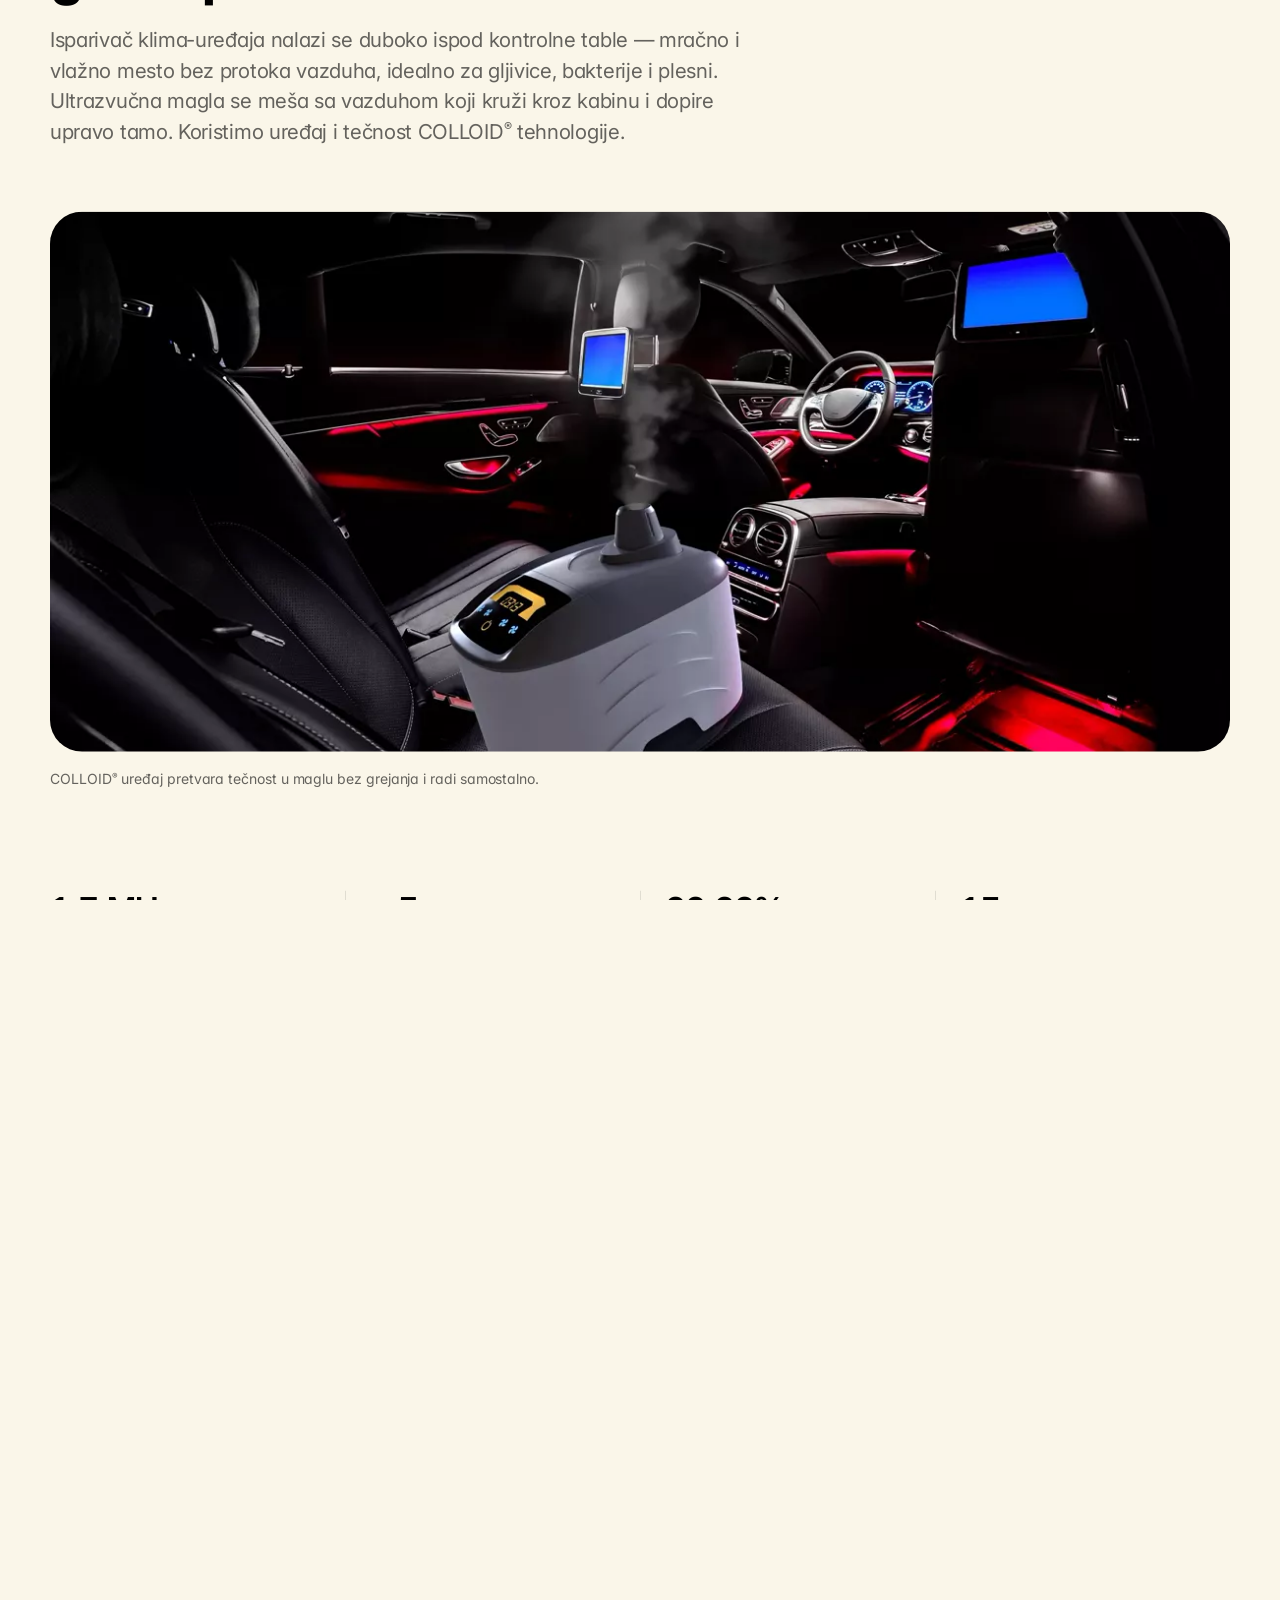
<file: index.html>
<!DOCTYPE html>
<html lang="sr-Latn">
<head>
  <meta charset="UTF-8" />
  <meta name="viewport" content="width=device-width, initial-scale=1, viewport-fit=cover" />
  <title>Hedera Cleaning — Ultrasonična dezinfekcija vozila</title>
  <meta name="description" content="Ultrasonična dezinfekcija kabine, ventilacije i klime na vašoj adresi, na teritoriji Beograda. Tretman traje oko 45 minuta, a vi ne morate biti prisutni. Zakažite termin online." />
  <meta name="theme-color" content="#FAF6E9" />
  <link rel="icon" type="image/svg+xml" href="assets/favicon.svg" />

  <meta property="og:title" content="Hedera Cleaning — Ultrasonična dezinfekcija vozila" />
  <meta property="og:description" content="Dolazimo do vašeg vozila bilo gde na teritoriji Beograda. Tretman traje oko 45 minuta, a vi ne morate biti prisutni." />
  <meta property="og:type" content="website" />

  <link rel="preconnect" href="https://fonts.googleapis.com" />
  <link rel="preconnect" href="https://fonts.gstatic.com" crossorigin />
  <link href="https://fonts.googleapis.com/css2?family=Inter:opsz,wght@14..32,400..700&display=swap" rel="stylesheet" />
  <link rel="preload" as="image" href="assets/video/hero-poster.jpg" fetchpriority="high" />
  <link rel="stylesheet" href="styles.css?v=20260928" />
</head>
<body>

  <header class="nav is-over-hero" id="top">
    <div class="nav__bar">
      <a href="#top" class="nav__logo" aria-label="Hedera Cleaning — na vrh stranice">
        <img class="nav__logo-dark" src="assets/hedera-logo.svg" alt="Hedera Cleaning" width="118" height="30" />
        <img class="nav__logo-light" src="assets/hedera-logo-white.svg" alt="" width="118" height="30" aria-hidden="true" />
      </a>

      <nav class="nav__links" id="navLinks" aria-label="Glavna navigacija">
        <a href="#tehnologija">Tehnologija</a>
        <a href="#vozila">Vozila</a>
        <a href="#postupak">Postupak</a>
        <a href="#priprema">Priprema</a>
        <a href="#pitanja">Pitanja</a>
      </nav>

      <a href="#zakazivanje" class="btn btn--primary btn--small nav__cta">Zakaži</a>

      <button class="nav__toggle" id="navToggle" type="button" aria-label="Meni" aria-expanded="false" aria-controls="navSheet">
        <span></span><span></span>
      </button>
    </div>

    <div class="nav__sheet" id="navSheet">
      <a href="#tehnologija">Tehnologija</a>
      <a href="#vozila">Vozila</a>
      <a href="#postupak">Postupak</a>
      <a href="#priprema">Priprema</a>
      <a href="#pitanja">Pitanja</a>
      <a href="#kontakt">Kontakt</a>
      <a href="#zakazivanje" class="btn btn--primary">Zakaži termin</a>
    </div>
  </header>
  <div class="scrim" id="scrim"></div>

  <div id="smooth-wrapper">
  <div id="smooth-content">
  <main>

    <!-- Hero -->
    <section class="panel hero" id="hero">
      <div class="hero__media" aria-hidden="true">
        <video class="hero__video" id="heroVideo" autoplay muted loop playsinline preload="auto" poster="assets/video/hero-poster.jpg">
          <source src="assets/video/hero-720.mp4" type="video/mp4" media="(max-width: 900px)" />
          <source src="assets/video/hero-1080.mp4" type="video/mp4" />
        </video>
      </div>

      <div class="wrap hero__content">
        <p class="hero__eyebrow">Čist vazduh u vašoj kabini</p>
        <h1 class="display">Ultrasonična dezinfekcija vozila</h1>
        <p class="hero__lead">
          Dezinfekcija enterijera i klima sistema koloidnim srebrom uklanja bakterije, gljivice i neprijatne mirise,
          bez hemije i bez grejanja. Za automobile, kombije, mini buseve i kamione.
        </p>
        <div class="hero__actions">
          <a href="#zakazivanje" class="btn btn--primary">Zakaži termin</a>
          <a href="#tehnologija" class="link-arrow">Kako funkcioniše</a>
        </div>
      </div>
    </section>

    <!-- Tehnologija -->
    <section class="panel section" id="tehnologija">
      <div class="wrap">
        <header class="section__head">
          <p class="kicker">Tehnologija</p>
          <h2 class="headline">Magla koja stiže tamo gde krpa ne može.</h2>
          <p class="section__lead">
            Isparivač klima-uređaja nalazi se duboko ispod kontrolne table — mračno i vlažno mesto bez protoka vazduha,
            idealno za gljivice, bakterije i plesni. Ultrazvučna magla se meša sa vazduhom koji kruži kroz kabinu
            i dopire upravo tamo. Koristimo uređaj i tečnost COLLOID<sup>®</sup> tehnologije.
          </p>
        </header>

        <figure class="media media--wide">
          <div class="photo" data-ratio="3:2" data-shot="COLLOID uređaj u kabini">
            <picture>
              <source type="image/webp" srcset="assets/photos/uredjaj-kabina-1200.webp 1200w, assets/photos/uredjaj-kabina-2000.webp 2000w" sizes="(min-width: 1260px) 1180px, 100vw" />
              <img src="assets/photos/uredjaj-kabina.jpg" width="2000" height="1333" alt="COLLOID uređaj na zadnjem sedištu automobila dok iz cevi izlazi magla" loading="lazy" decoding="async" />
            </picture>
          </div>
          <figcaption>COLLOID<sup>®</sup> uređaj pretvara tečnost u maglu bez grejanja i radi samostalno.</figcaption>
        </figure>

        <dl class="facts facts--specs">
          <div><dt>Frekvencija ultrazvučne ćelije</dt><dd>1,7 MHz</dd></div>
          <div><dt>Prečnik kapi u magli</dt><dd>&lt; 5 µm</dd></div>
          <div><dt>Dokazana efikasnost tečnosti protiv patogena</dt><dd>99,99%</dd></div>
          <div><dt>Koloidno srebro u formulaciji</dt><dd>13 ppm</dd></div>
        </dl>

        <ol class="steps">
          <li>
            <span class="steps__n">1</span>
            <h3>Nebulizacija</h3>
            <p>Piezoelektrični kristal vibrira ultrazvučnom frekvencijom i pretvara tečnost u maglu — bez grejanja.</p>
          </li>
          <li>
            <span class="steps__n">2</span>
            <h3>Cirkulacija</h3>
            <p>Uz upaljeno vozilo i recirkulaciju klime, vazduh kruži u zatvorenom krugu i nosi maglu kroz ventilaciju, do filtera i isparivača.</p>
          </li>
          <li>
            <span class="steps__n">3</span>
            <h3>Dezinfekcija</h3>
            <p>Tečnost neutrališe bakterije, viruse, gljivice i plesni, i uklanja neprijatne mirise iz celog vozila.</p>
          </li>
        </ol>
      </div>

      <div class="wrap">
        <div class="tile tile--split">
          <div>
            <h3 class="title">Šta tretman uklanja</h3>
            <p class="muted">Čist isparivač znači manje alergijskih reakcija poput kijanja, kašljanja i iritacije očiju.</p>
          </div>
          <ul class="checklist">
            <li>Bakterije i virusi</li>
            <li>Gljivice i plesni</li>
            <li>Polen i alergeni</li>
            <li>Nikotin</li>
            <li>Masnoće i prašina</li>
            <li>Neprijatni mirisi</li>
          </ul>
          <p class="tile__foot">Potpuno prirodna formulacija sa koloidnim srebrom, bez benzoata i drugih toksičnih supstanci.</p>
        </div>
      </div>
    </section>

    <!-- Sva vozila -->
    <section class="panel section" id="vozila">
      <div class="wrap">
        <header class="section__head">
          <p class="kicker">Sva vozila</p>
          <h2 class="headline">Za svako vozilo.</h2>
          <p class="section__lead">Automobili, kombiji, kamioni i autobusi — isti tretman i isto trajanje, oko 45 minuta.</p>
        </header>
      </div>
      <div class="wrap">
        <ul class="vehicles">
          <li>
            <figure class="photo" data-ratio="4:5" data-shot="Putnički automobil, spolja ili kabina">
              <img src="assets/photos/vozilo-automobil.jpg" width="623" height="779" alt="Beli putnički automobil, pogled sa strane" loading="lazy" decoding="async" />
            </figure>
            <h3>Automobili</h3>
          </li>
          <li>
            <figure class="photo" data-ratio="4:5" data-shot="Kombi ili dostavno vozilo">
              <img src="assets/photos/vozilo-kombi.jpg" width="623" height="779" alt="Beli kombi, pogled sa strane" loading="lazy" decoding="async" />
            </figure>
            <h3>Kombiji</h3>
          </li>
          <li>
            <figure class="photo" data-ratio="4:5" data-shot="Kabina kamiona">
              <img src="assets/photos/vozilo-kamion.jpg" width="623" height="779" alt="Beli kamion, kabina sa strane" loading="lazy" decoding="async" />
            </figure>
            <h3>Kamioni</h3>
          </li>
          <li>
            <figure class="photo" data-ratio="4:5" data-shot="Autobus, spolja ili putnički prostor">
              <img src="assets/photos/vozilo-autobus.jpg" width="623" height="779" alt="Beli autobus, pogled sa strane" loading="lazy" decoding="async" />
            </figure>
            <h3>Autobusi</h3>
          </li>
        </ul>
      </div>
    </section>

    <!-- Postupak -->
    <section class="panel section" id="postupak">
      <div class="wrap">
        <header class="section__head">
          <p class="kicker">Postupak</p>
          <h2 class="headline">Vi ostavite ključ. Mi završimo ostalo.</h2>
          <p class="section__lead">Ne morate biti prisutni. Dolazimo na bilo koju adresu na teritoriji Beograda. Evo kako izgleda termin zakazan za 10:00.</p>
        </header>

        <ol class="timeline">
          <li>
            <time>Pre termina</time>
            <div>
              <h3>Ostavite ključ</h3>
              <p>Predajte ga ekipi pri dolasku ili ga ostavite osobi na adresi — portiru, kolegi, ukućaninu.</p>
            </div>
          </li>
          <li>
            <time>10:00</time>
            <div>
              <h3>Stižemo na adresu</h3>
              <p>Dolazimo bilo gde na teritoriji Beograda i pronalazimo vozilo po modelu, boji i registraciji koje ste uneli pri zakazivanju.</p>
            </div>
          </li>
          <li>
            <time>10:05</time>
            <div>
              <h3>Pokrećemo uređaj</h3>
              <p>Palimo vozilo i uključujemo recirkulaciju klime. Uređaj radi samostalno, a magla kruži kroz kabinu i ventilaciju dok su vrata zatvorena.</p>
            </div>
          </li>
          <li>
            <time>10:35</time>
            <div>
              <h3>Provetravamo kabinu</h3>
              <p>Otvaramo vrata dok se vazduh potpuno ne osveži.</p>
            </div>
          </li>
          <li>
            <time>10:45</time>
            <div>
              <h3>Zaključavamo i vraćamo ključ</h3>
              <p>Ključ ostaje tamo gde smo se dogovorili, a vi dobijate poruku da je tretman završen.</p>
            </div>
          </li>
        </ol>
      </div>
    </section>

    <!-- Priprema -->
    <section class="panel section section--surface" id="priprema">
      <div class="wrap">
        <header class="section__head">
          <p class="kicker">Priprema</p>
          <h2 class="headline">Za najbolji rezultat.</h2>
          <p class="section__lead">Dezinfekcija deluje najbolje na čistim površinama. Nekoliko sitnica pre našeg dolaska čini veliku razliku.</p>
        </header>

        <ul class="prep">
          <li>
            <div class="prep__body">
              <span class="tag tag--required">Obavezno</span>
              <div>
                <h3>Dostupan ključ</h3>
                <p>Tokom tretmana palimo vozilo i uključujemo recirkulaciju klime, pa nam je ključ neophodan.</p>
              </div>
            </div>
          </li>
          <li>
            <div class="prep__body">
              <span class="tag">Preporučeno</span>
              <div>
                <h3>Usisan enterijer</h3>
                <p>Kad nema prašine i mrvica, magla lakše dopire do samih površina.</p>
              </div>
            </div>
          </li>
          <li>
            <div class="prep__body">
              <span class="tag tag--bonus">Bonus</span>
              <div>
                <h3>Nedavno zamenjen filter kabine</h3>
                <p>Filter zadržava prašinu i polen. Sa novim filterom ventilacija posle tretmana duže ostaje čista.</p>
              </div>
            </div>
          </li>
          <li>
            <div class="prep__body">
              <span class="tag">Savet</span>
              <div>
                <h3>Prazna kabina</h3>
                <p>Izvadite lične stvari i dokumenta, da bi magla stigla do svake površine.</p>
              </div>
            </div>
          </li>
        </ul>
      </div>
    </section>

    <!-- Zakazivanje -->
    <section class="panel section section--surface" id="zakazivanje">
      <div class="wrap">
        <header class="section__head">
          <p class="kicker">Zakazivanje</p>
          <h2 class="headline">Izaberite termin.</h2>
          <p class="section__lead">Svakog sata od 09 do 17h, na adresama na teritoriji Beograda. Potvrdićemo termin telefonom pre dolaska.</p>
        </header>
      </div>

      <div class="wrap">
        <div class="booking" id="booking">
          <form class="booking__form" id="bookingForm" novalidate>

            <fieldset class="group">
              <legend class="group__title">Dan</legend>
              <div class="days">
                <button type="button" class="days__arrow days__arrow--prev" id="daysPrev" aria-label="Prethodni dani" disabled>
                  <svg viewBox="0 0 24 24" width="18" height="18" aria-hidden="true"><path d="m15 6-6 6 6 6" fill="none" stroke="currentColor" stroke-width="2" stroke-linecap="round" stroke-linejoin="round"/></svg>
                </button>
                <div class="days__track" id="days" role="radiogroup" aria-label="Dan termina"></div>
                <button type="button" class="days__arrow days__arrow--next" id="daysNext" aria-label="Sledeći dani">
                  <svg viewBox="0 0 24 24" width="18" height="18" aria-hidden="true"><path d="m9 6 6 6-6 6" fill="none" stroke="currentColor" stroke-width="2" stroke-linecap="round" stroke-linejoin="round"/></svg>
                </button>
              </div>
            </fieldset>

            <fieldset class="group">
              <legend class="group__title">Vreme</legend>
              <div class="times" id="times" role="radiogroup" aria-label="Vreme termina"></div>
              <p class="error" id="slotError" hidden>Izaberite dan i vreme.</p>
            </fieldset>

            <fieldset class="group">
              <legend class="group__title">Vozilo</legend>
              <div class="segmented" role="radiogroup" aria-label="Vrsta vozila">
                <label><input type="radio" name="vehicle" value="Automobil" checked /><span>Automobil</span></label>
                <label><input type="radio" name="vehicle" value="Kombi" /><span>Kombi</span></label>
                <label><input type="radio" name="vehicle" value="Kamion" /><span>Kamion</span></label>
                <label><input type="radio" name="vehicle" value="Autobus" /><span>Autobus</span></label>
              </div>
              <div class="fields">
                <div class="field">
                  <label for="car">Marka i model</label>
                  <input id="car" name="car" type="text" required placeholder="npr. Škoda Octavia" />
                  <p class="error">Unesite marku i model vozila.</p>
                </div>
                <div class="field">
                  <label for="plate">Registracija i boja <span class="optional">opciono</span></label>
                  <input id="plate" name="plate" type="text" placeholder="npr. BG 123-AB, teget" />
                </div>
                <div class="field field--full">
                  <label for="address">Adresa vozila u Beogradu</label>
                  <input id="address" name="address" type="text" autocomplete="street-address" required placeholder="Ulica i broj, opština (npr. Vračar)" aria-describedby="addressHint" />
                  <p class="field__hint" id="addressHint">Dolazimo samo na adrese na teritoriji Beograda.</p>
                  <p class="error">Unesite adresu na kojoj je vozilo parkirano.</p>
                </div>
              </div>
            </fieldset>

            <fieldset class="group">
              <legend class="group__title">Ključ</legend>
              <p class="group__hint">Tokom tretmana palimo vozilo i uključujemo recirkulaciju klime, pa nam je potreban ključ.</p>
              <div class="segmented segmented--2" role="radiogroup" aria-label="Preuzimanje ključa">
                <label><input type="radio" name="keyHandover" value="Predaje lično ekipi" checked /><span>Predajem lično</span></label>
                <label><input type="radio" name="keyHandover" value="Kod druge osobe" /><span>Kod druge osobe</span></label>
              </div>
              <div class="reveal-field" id="keyHolderWrap" hidden>
                <div class="field">
                  <label for="keyHolder">Kod koga je ključ?</label>
                  <input id="keyHolder" name="keyHolder" type="text" placeholder="npr. portir zgrade, Jovan 064 123 4567" />
                  <p class="error">Napišite kod koga preuzimamo ključ.</p>
                </div>
              </div>
            </fieldset>

            <fieldset class="group">
              <legend class="group__title">Priprema vozila <span class="optional">opciono</span></legend>
              <div class="toggles">
                <label class="toggle">
                  <span><strong>Enterijer je usisan</strong><small>Preporučeno za najbolji rezultat.</small></span>
                  <input type="checkbox" name="vacuumed" role="switch" />
                </label>
                <label class="toggle">
                  <span><strong>Filter kabine je nedavno zamenjen</strong><small>Dodatni bonus.</small></span>
                  <input type="checkbox" name="filter" role="switch" />
                </label>
              </div>
            </fieldset>

            <fieldset class="group">
              <legend class="group__title">Kontakt</legend>
              <div class="fields">
                <div class="field">
                  <label for="name">Ime i prezime</label>
                  <input id="name" name="name" type="text" autocomplete="name" required />
                  <p class="error">Unesite ime i prezime.</p>
                </div>
                <div class="field">
                  <label for="phone">Telefon</label>
                  <input id="phone" name="phone" type="tel" autocomplete="tel" inputmode="tel" required placeholder="06x xxx xxxx" />
                  <p class="error">Unesite ispravan broj telefona.</p>
                </div>
                <div class="field">
                  <label for="email">E-mail <span class="optional">opciono</span></label>
                  <input id="email" name="email" type="email" autocomplete="email" />
                  <p class="error">Unesite ispravnu e-mail adresu.</p>
                </div>
                <div class="field">
                  <label for="note">Napomena <span class="optional">opciono</span></label>
                  <input id="note" name="note" type="text" placeholder="npr. vozilo je u podzemnoj garaži" />
                </div>
              </div>
            </fieldset>
          </form>

          <aside class="summary" aria-label="Pregled termina">
            <div class="summary__card">
              <p class="summary__label">Vaš termin</p>
              <p class="summary__date" id="sumDate">Izaberite dan</p>
              <p class="summary__time" id="sumTime">i vreme</p>
              <dl class="summary__rows">
                <div><dt>Trajanje</dt><dd>oko 45 minuta</dd></div>
                <div><dt>Područje</dt><dd>Teritorija Beograda</dd></div>
                <div><dt>Adresa</dt><dd id="sumAddress">—</dd></div>
                <div><dt>Vozilo</dt><dd id="sumCar">—</dd></div>
                <div><dt>Ključ</dt><dd id="sumKey">Predajem lično</dd></div>
              </dl>
              <button type="submit" form="bookingForm" class="btn btn--primary btn--block" id="submitBtn">Zakaži termin</button>
              <p class="error error--form" id="formError" role="alert" hidden></p>
            </div>
          </aside>
        </div>

        <div class="done" id="done" hidden tabindex="-1">
          <svg class="done__mark" viewBox="0 0 52 52" aria-hidden="true">
            <circle cx="26" cy="26" r="25" />
            <path d="m15 27 7 7 15-16" />
          </svg>
          <h3 class="headline headline--small">Zahtev je poslat.</h3>
          <p class="done__text" id="doneText"></p>
          <div class="done__actions">
            <button type="button" class="btn btn--primary" id="icsBtn">Dodaj u kalendar</button>
            <button type="button" class="link-arrow link-arrow--button" id="newBooking">Zakaži još jedan termin</button>
          </div>
        </div>
      </div>
    </section>

    <!-- Pitanja -->
    <section class="panel section" id="pitanja">
      <div class="wrap">
        <header class="section__head">
          <p class="kicker">Pitanja</p>
          <h2 class="headline">Česta pitanja.</h2>
        </header>

        <div class="faq">
          <details>
            <summary>Gde dolazite?</summary>
            <div class="faq__body"><p>Isključivo na teritoriji Beograda — kod kuće, na poslu ili u garaži, gde god je vozilo parkirano. Van Beograda ne dolazimo.</p></div>
          </details>
          <details>
            <summary>Da li moram da budem prisutan tokom tretmana?</summary>
            <div class="faq__body"><p>Ne. Potreban nam je samo ključ, jer tokom tretmana palimo vozilo i uključujemo recirkulaciju klime. Možete ga predati ekipi pri dolasku ili ostaviti osobi na adresi. Posle tretmana zaključavamo vozilo, vraćamo ključ i javljamo vam se.</p></div>
          </details>
          <details>
            <summary>Koliko traje tretman?</summary>
            <div class="faq__body"><p>Oko 45 minuta. Nakon toga je vozilo spremno za vožnju.</p></div>
          </details>
          <details>
            <summary>Da li radite kombije, kamione i autobuse?</summary>
            <div class="faq__body"><p>Da. Tretman je pogodan za sva vozila — automobile, kombije, kamione i autobuse. Vrstu vozila izaberite pri zakazivanju.</p></div>
          </details>
          <details>
            <summary>Koje sredstvo se koristi?</summary>
            <div class="faq__body"><p>Tečnost COLLOID<sup>®</sup> tehnologije na bazi koloidnog srebra (13 ppm) — potpuno prirodna formulacija, bez benzoata i drugih toksičnih supstanci. Njena efikasnost od 99,99% dokazana je u kontaktu sa patogenima.</p></div>
          </details>
          <details>
            <summary>Zašto je baš klima-uređaj problem?</summary>
            <div class="faq__body"><p>Isparivač hladi vazduh i pri tom skuplja vlagu. Ugrađen je duboko ispod kontrolne table, gde je mračno, vlažno i bez protoka vazduha — idealno stanište za gljivice, bakterije i plesni. Obično pranje enterijera do njega ne stiže, a magla putuje kroz sistem zajedno sa vazduhom.</p></div>
          </details>
          <details>
            <summary>Zašto je važno da auto bude usisan?</summary>
            <div class="faq__body"><p>Prašina i otpaci prekrivaju površine ispod sebe. Kada je enterijer usisan, dezinfekcija deluje direktno na materijal i rezultat je bolji i trajniji.</p></div>
          </details>
          <details>
            <summary>Zašto se pominje filter kabine?</summary>
            <div class="faq__body"><p>Filter zadržava prašinu i polen iz spoljnog vazduha. Ako je nedavno zamenjen, ventilacija posle tretmana duže ostaje čista. Nije obavezno, ali pomaže.</p></div>
          </details>
          <details>
            <summary>Koliko često treba raditi dezinfekciju?</summary>
            <div class="faq__body"><p>Preventivno najmanje jednom u 6 meseci, u zavisnosti od toga koliko često koristite klimu.</p></div>
          </details>
        </div>
      </div>
    </section>

    <!-- Završni poziv -->
    <section class="closing">
      <div class="wrap">
        <h2 class="display display--small">Svež vazduh je<br />45 minuta daleko.</h2>
        <a href="#zakazivanje" class="btn btn--primary">Zakaži termin</a>
      </div>
    </section>
  </main>

  <footer class="footer" id="kontakt">
    <div class="wrap footer__grid">
      <div>
        <img src="assets/hedera-logo.svg" alt="Hedera Cleaning" width="118" height="30" />
        <p class="muted">Ultrasonična dezinfekcija vozila na vašoj adresi, na teritoriji Beograda.</p>
      </div>
      <div>
        <h4>Kontakt</h4>
        <a href="tel:+381600000000">+381 60 000 0000</a>
        <a href="mailto:info@hederacleaning.rs">info@hederacleaning.rs</a>
      </div>
      <div>
        <h4>Radno vreme</h4>
        <p>Ponedeljak – subota</p>
        <p>09:00 – 17:00</p>
      </div>
      <div>
        <h4>Područje</h4>
        <p>Teritorija Beograda</p>
      </div>
    </div>
    <div class="wrap footer__legal">
      <p>© <span id="year"></span> Hedera Cleaning</p>
    </div>
  </footer>
  </div>
  </div>

  <script src="assets/vendor/gsap/gsap.min.js"></script>
  <script src="assets/vendor/gsap/ScrollTrigger.min.js"></script>
  <script src="assets/vendor/gsap/ScrollSmoother.min.js"></script>
  <script src="script.js?v=20260928"></script>
</body>
</html>
</file>
<file: styles.css>
/* =========================================================
   Hedera Cleaning
   Tipografija: Inter sa optičkim veličinama; tracking zavisi od veličine
   (negativan za velike naslove, ~0 za sitan tekst).
   ========================================================= */

/* registrovano svojstvo, da bi prelaz boje navigacije bio gladak */
@property --nav-tint {
  syntax: "<color>";
  inherits: true;
  initial-value: transparent;
}

:root {
  --bg: #FAF6E9;
  --surface: #FFFFFF;
  --brand: #34C759;
  --brand-press: #2DB04F;
  --brand-ink: #1A7F37;          /* zelena za tekst na svetloj pozadini (AA kontrast) */
  --text: #000000;
  --text-2: rgba(0, 0, 0, 0.6);
  --text-3: rgba(0, 0, 0, 0.36);
  --hairline: rgba(0, 0, 0, 0.1);
  --fill: rgba(0, 0, 0, 0.045);
  --fill-strong: rgba(0, 0, 0, 0.08);
  --danger: #C4271B;

  --material: rgba(250, 246, 233, 0.72);

  --r-sm: 12px;
  --r: 20px;
  --r-lg: 32px;

  --ease-out: cubic-bezier(0.22, 1, 0.36, 1);   /* blizu kritično prigušene opruge */
  --ease-in-out: cubic-bezier(0.65, 0, 0.35, 1);

  --nav-h: 92px;   /* 24px + 44px (dugme) + 24px */
  --content: 1180px;                       /* širina sadržaja */
  --gutter: clamp(1rem, 4vw, 2.5rem);      /* bočni razmak: 16px na telefonu … 40px na desktopu */
}

*, *::before, *::after { box-sizing: border-box; }
[hidden] { display: none !important; }

html {
  scroll-behavior: smooth;
  scroll-padding-top: calc(var(--nav-h) + 1rem);
  -webkit-text-size-adjust: 100%;
}

body {
  margin: 0;
  background: var(--bg);
  color: var(--text);
  font-family: "Inter", system-ui, -apple-system, "Segoe UI", sans-serif;
  font-optical-sizing: auto;
  font-size: 1.0625rem;        /* 17px */
  line-height: 1.53;
  letter-spacing: -0.012em;
  -webkit-font-smoothing: antialiased;
  -moz-osx-font-smoothing: grayscale;
  font-feature-settings: "cv11", "ss01";  /* Inter: jednostavno "a", otvorene cifre */
}

img, svg, canvas { display: block; max-width: 100%; }
h1, h2, h3, h4, p { margin: 0; }
a { color: inherit; text-decoration: none; }
sup { font-size: 0.6em; line-height: 0; vertical-align: 0.6em; }
button { font: inherit; color: inherit; }

:focus-visible { outline: 2px solid var(--brand-ink); outline-offset: 3px; border-radius: 8px; }

/* JEDNA margina za ceo sajt: sadržaj najviše --content široko, a sa strane najmanje --gutter.
   Sve (navigacija, hero, naslovi, fotografije, forma, futer) počinje i završava se na istoj liniji. */
.wrap { width: 100%; max-width: calc(var(--content) + var(--gutter) * 2); margin: 0 auto; padding: 0 var(--gutter); }

.muted { color: var(--text-2); }

/* ---------- Tipografija ---------- */
.display {
  font-size: clamp(2.75rem, 1.2rem + 6vw, 6rem);
  line-height: 1.03;
  letter-spacing: -0.03em;
  font-weight: 700;
  text-wrap: balance;
}
.display--small { font-size: clamp(2.25rem, 1.2rem + 4vw, 4.5rem); }

.headline {
  font-size: clamp(2rem, 1.3rem + 2.8vw, 3.5rem);
  line-height: 1.07;
  letter-spacing: -0.028em;
  font-weight: 700;
  text-wrap: balance;
}
.headline--small { font-size: clamp(1.75rem, 1.3rem + 1.6vw, 2.5rem); }

.title { font-size: 1.5rem; line-height: 1.2; letter-spacing: -0.02em; font-weight: 600; }

h3 { font-size: 1.1875rem; line-height: 1.3; letter-spacing: -0.016em; font-weight: 600; }

.kicker { font-size: 1.0625rem; font-weight: 600; color: var(--brand-ink); margin-bottom: 0.75rem; }

/* ---------- Dugmad ---------- */
.btn {
  display: inline-flex;
  align-items: center;
  justify-content: center;
  min-height: 48px;
  padding: 0 1.5rem;
  border: 0;
  border-radius: 999px;
  font-size: 1.0625rem;
  font-weight: 600;
  letter-spacing: -0.012em;
  cursor: pointer;
  user-select: none;
  -webkit-tap-highlight-color: transparent;
  transition: transform 160ms var(--ease-out), background-color 160ms var(--ease-out);
}
/* povratna informacija odmah na pritisak, ne na otpuštanje */
.btn:active { transform: scale(0.97); transition-duration: 80ms; }
.btn--primary { background: var(--brand); color: #000; }
.btn--primary:hover { background: var(--brand-press); }
.btn--small { min-height: 44px; padding: 0 1.25rem; font-size: 1rem; }
.btn--block { width: 100%; }
.btn[disabled] { opacity: 0.5; cursor: default; transform: none; }

.link-arrow {
  display: inline-flex;
  align-items: center;
  gap: 0.25rem;
  color: var(--brand-ink);
  font-weight: 500;
  background: none;
  border: 0;
  padding: 0;
  cursor: pointer;
}
.link-arrow::after {
  content: "";
  width: 0.45em; height: 0.45em;
  border-top: 1.75px solid currentColor;
  border-right: 1.75px solid currentColor;
  transform: rotate(45deg);
  margin-left: 0.15em;
  transition: transform 200ms var(--ease-out);
}
.link-arrow:hover { text-decoration: underline; text-underline-offset: 3px; }
.link-arrow:hover::after { transform: translateX(2px) rotate(45deg); }

/* ---------- Navigacija (prozirni materijal) ---------- */
.nav {
  --nav-tint: rgba(250, 246, 233, 0.55);
  position: fixed;
  top: 0; left: 0; right: 0;
  z-index: 50;
  transition: --nav-tint 300ms var(--ease-out);
}
/* zamućenje kao gradijent: puno pri vrhu, nestaje ka dnu — bez oštre ivice.
   Na pseudo-elementu, da maska ne bi zahvatila i tekst navigacije. */
.nav::before {
  content: "";
  position: absolute;
  inset: 0 0 -40% 0;
  z-index: -1;
  pointer-events: none;
  background: linear-gradient(180deg, var(--nav-tint) 0%, transparent 100%);
  -webkit-backdrop-filter: saturate(160%) blur(18px);
  backdrop-filter: saturate(160%) blur(18px);
  -webkit-mask-image: linear-gradient(180deg, #000 45%, transparent 100%);
  mask-image: linear-gradient(180deg, #000 45%, transparent 100%);
}
.nav.is-over-hero { --nav-tint: rgba(0, 0, 0, 0.28); }

.nav__bar {
  display: flex;
  align-items: center;
  gap: 2.5rem;
  max-width: calc(var(--content) + var(--gutter) * 2);
  margin: 0 auto;
  padding: 24px var(--gutter);
}
.nav__logo { position: relative; display: block; }
.nav__logo img { height: 36px; width: auto; transition: opacity 300ms var(--ease-out); }
.nav__logo-light { position: absolute; top: 0; left: 0; opacity: 0; }
.nav__links { display: flex; gap: 2rem; margin-left: auto; }
.nav__links a { font-size: 1rem; font-weight: 500; letter-spacing: -0.011em; color: var(--text-2); transition: color 300ms var(--ease-out); }
.nav__links a:hover { color: var(--text); }

/* preko hero videa: providno, zamućeno, beli tekst */
.nav.is-over-hero:not(.is-open) .nav__links a { color: rgba(255, 255, 255, 0.8); }
.nav.is-over-hero:not(.is-open) .nav__links a:hover { color: #fff; }
.nav.is-over-hero:not(.is-open) .nav__logo-dark { opacity: 0; }
.nav.is-over-hero:not(.is-open) .nav__logo-light { opacity: 1; }

.nav__toggle { display: none; }

.nav__sheet { display: none; }
.scrim { display: none; }

/* ---------- Hero (video preko celog ekrana) ---------- */
.hero {
  position: relative;
  isolation: isolate;
  display: grid;
  align-items: end;
  min-height: 100vh;
  min-height: 100svh;   /* bez skakanja kad se na telefonu sakrije traka pregledača */
  padding: calc(var(--nav-h) + 2rem) 0 64px;
  overflow: hidden;
  text-align: left;
  color: #fff;
  background: #0E140F url("assets/video/hero-poster.jpg") center / cover no-repeat;
}
.hero__media { position: absolute; inset: 0; z-index: -1; }
.hero__video { width: 100%; height: 100%; object-fit: cover; }
/* crni sloj: najtamniji dole levo, gde je tekst; blago tamniji i gore zbog navigacije */
.hero__media::after {
  content: "";
  position: absolute;
  inset: 0;
  background:
    radial-gradient(ellipse 85% 80% at 0% 100%, rgba(0, 0, 0, 0.62), transparent 72%),
    linear-gradient(180deg, rgba(0, 0, 0, 0.5) 0%, rgba(0, 0, 0, 0.3) 30%, rgba(0, 0, 0, 0.45) 60%, rgba(0, 0, 0, 0.78) 100%);
}
.hero__content { max-width: calc(var(--content) + var(--gutter) * 2); }
.hero__content > * { max-width: 46rem; }
.hero__eyebrow {
  margin-bottom: 1rem;
  font-size: 0.8125rem;
  font-weight: 700;
  letter-spacing: 0.1em;   /* verzal traži širi razmak slova */
  text-transform: uppercase;
  color: rgba(255, 255, 255, 0.9);
}

.hero .display { color: #fff; font-size: clamp(2.5rem, 1.2rem + 5vw, 5.25rem); }
.hero__lead {
  max-width: 38rem;
  margin: 1.5rem 0 0;
  font-size: clamp(1.1875rem, 1rem + 0.5vw, 1.375rem);
  line-height: 1.45;
  letter-spacing: -0.016em;
  color: rgba(255, 255, 255, 0.84);
  text-wrap: pretty;
}
.hero__actions { display: flex; align-items: center; gap: 1.75rem; margin-top: 2.25rem; flex-wrap: wrap; }
.hero .link-arrow { color: #fff; }


.facts {
  display: grid;
  grid-template-columns: repeat(3, 1fr);
  margin: clamp(3rem, 6vw, 4.5rem) 0 0;
  text-align: left;
}
.facts > div {
  display: flex;
  flex-direction: column-reverse;
  justify-content: flex-end;
  gap: 0.25rem;
  padding: 0 1.5rem;
  border-left: 1px solid var(--hairline);
}
.facts > div:first-child { border-left: 0; padding-left: 0; }
.facts--specs { grid-template-columns: repeat(4, 1fr); }
.facts--specs { margin: 0 0 clamp(3rem, 6vw, 4.5rem); }
.facts dt { font-size: 0.9375rem; color: var(--text-2); letter-spacing: -0.008em; }
.facts dd {
  margin: 0;
  font-size: clamp(1.5rem, 1.1rem + 1.2vw, 2.25rem);
  line-height: 1.15;
  letter-spacing: -0.024em;
  font-weight: 600;
  font-variant-numeric: tabular-nums;
}

/* ---------- Sekcije ---------- */
.section { padding: clamp(5rem, 10vw, 8.5rem) 0; }
.section--surface { background: var(--surface); }
.section__head { max-width: 44rem; margin-bottom: clamp(2.5rem, 5vw, 4rem); }
.section__lead {
  margin-top: 1.25rem;
  font-size: clamp(1.125rem, 1rem + 0.35vw, 1.3125rem);
  line-height: 1.5;
  letter-spacing: -0.015em;
  color: var(--text-2);
  text-wrap: pretty;
}

/* Tehnologija */
.steps {
  list-style: none;
  padding: 0;
  margin: 0 0 clamp(3rem, 6vw, 4.5rem);
  display: grid;
  grid-template-columns: repeat(3, 1fr);
  gap: 2rem;
}
.steps li { border-top: 1px solid var(--hairline); padding-top: 1.25rem; }
.steps__n {
  display: block;
  font-size: 0.875rem;
  font-weight: 600;
  color: var(--brand-ink);
  font-variant-numeric: tabular-nums;
  margin-bottom: 0.75rem;
}
.steps p { margin-top: 0.5rem; color: var(--text-2); font-size: 1rem; line-height: 1.5; }

.tile { background: var(--surface); border-radius: var(--r-lg); padding: clamp(1.75rem, 4vw, 3.5rem); }
/* naslov i podnaslov gore, lista ispod u 3 kolone × 2 reda */
.tile--split { display: grid; grid-template-columns: 1fr; gap: 2rem; }
.tile--split > div:first-child { max-width: 36rem; }
.tile--split .muted { margin-top: 0.75rem; }
.checklist {
  list-style: none;
  padding: 0;
  margin: 0;
  display: grid;
  grid-template-columns: repeat(3, 1fr);
  column-gap: 2rem;
}
.checklist li {
  display: flex;
  align-items: center;
  gap: 0.75rem;
  padding: 0.875rem 0;
  border-bottom: 1px solid var(--hairline);
  font-weight: 500;
}
.checklist li::before {
  content: "";
  flex: none;
  width: 20px; height: 20px;
  border-radius: 50%;
  background: var(--brand) url("data:image/svg+xml,%3Csvg xmlns='http://www.w3.org/2000/svg' viewBox='0 0 20 20'%3E%3Cpath d='m6 10.5 2.6 2.6L14 7.5' fill='none' stroke='%23000' stroke-width='1.8' stroke-linecap='round' stroke-linejoin='round'/%3E%3C/svg%3E") center / 20px no-repeat;
}
.tile__foot { grid-column: 1 / -1; font-size: 0.9375rem; color: var(--text-2); }

/* Postupak */
.timeline { list-style: none; padding: 0; margin: 0; border-top: 1px solid var(--hairline); }
.timeline li {
  display: grid;
  grid-template-columns: 9rem 1fr;
  gap: 1.5rem;
  align-items: start;
  padding: 1.5rem 0;
  border-bottom: 1px solid var(--hairline);
}
.timeline time {
  font-size: 1.1875rem;
  font-weight: 600;
  letter-spacing: -0.016em;
  color: var(--brand-ink);
  font-variant-numeric: tabular-nums;
}
.timeline p { margin-top: 0.25rem; color: var(--text-2); }

/* ---------- Fotografije ----------
   Svaka fotografija ima unapred određen fajl u assets/photos/.
   Dok fajl ne postoji, prikazuje se polje sa opisom kadra (vidi script.js). */
.photo {
  position: relative;
  margin: 0;
  overflow: hidden;
  border-radius: var(--r);
  background: var(--fill);
}
.photo[data-ratio="4:3"] { aspect-ratio: 4 / 3; }
.photo[data-ratio="3:2"] { aspect-ratio: 3 / 2; }
.photo[data-ratio="4:5"] { aspect-ratio: 4 / 5; }
.photo picture { display: block; height: 100%; }
.photo img { width: 100%; height: 100%; object-fit: cover; }

.photo__ph { display: none; }
.photo.is-missing img { display: none; }
.photo.is-missing {
  background:
    repeating-linear-gradient(135deg, transparent 0 14px, rgba(0, 0, 0, 0.025) 14px 28px),
    var(--fill);
  box-shadow: inset 0 0 0 1px var(--hairline);
}
.photo.is-missing .photo__ph {
  position: absolute;
  inset: 0;
  display: flex;
  flex-direction: column;
  align-items: center;
  justify-content: center;
  gap: 0.375rem;
  padding: 1rem;
  text-align: center;
  color: var(--text-2);
}
.photo__ph svg { width: 26px; height: 26px; margin-bottom: 0.25rem; opacity: 0.6; }
.photo__ph strong { max-width: 22rem; font-size: 0.875rem; font-weight: 600; line-height: 1.35; color: var(--text); letter-spacing: -0.005em; }
.photo__ph code { font: 500 0.75rem/1.3 ui-monospace, SFMono-Regular, Menlo, monospace; padding: 0.125rem 0.375rem; border-radius: 6px; background: var(--fill-strong); overflow-wrap: anywhere; }
.photo__ph small { font-size: 0.75rem; }
.no-photo-placeholders .photo.is-missing { display: none; }

/* jedna široka fotografija sa potpisom (Tehnologija) */
.media { margin: 0; display: grid; gap: 0.75rem; }
.media--wide { gap: 1rem; margin-bottom: clamp(4.5rem, 8vw, 6.5rem); }   /* razmak do podataka ispod */
.media--wide .photo { border-radius: var(--r-lg); aspect-ratio: auto; height: 540px; }
.media--wide .photo img { object-position: 50% 70%; }   /* uređaj i magla u kadru */
.media figcaption { font-size: 0.875rem; color: var(--text-2); letter-spacing: -0.005em; }
.no-photo-placeholders .media:has(.is-missing) { display: none; }

/* Sva vozila */
.vehicles { list-style: none; padding: 0; margin: 0; display: grid; grid-template-columns: repeat(4, 1fr); gap: 1rem; }
.vehicles li { display: grid; gap: 0.875rem; }
.vehicles h3 { font-size: 1.1875rem; }

/* Priprema */
.prep { list-style: none; padding: 0; margin: 0; display: grid; grid-template-columns: 1fr 1fr; gap: 1rem; }
.prep li { background: var(--surface); border-radius: var(--r); overflow: hidden; display: grid; align-content: start; }
.section--surface .prep li { background: var(--bg); }
.prep__body { padding: 1.5rem 1.75rem 1.75rem; display: grid; gap: 1rem; }
.prep p { margin-top: 0.375rem; color: var(--text-2); font-size: 1rem; }

.tag {
  justify-self: start;
  font-size: 0.75rem;
  font-weight: 600;
  letter-spacing: 0.01em;
  padding: 0.25rem 0.625rem;
  border-radius: 999px;
  background: var(--fill-strong);
}
.tag--required { background: #000; color: #fff; }
.tag--bonus { background: var(--brand); }

/* ---------- Zakazivanje ---------- */
.booking { display: grid; grid-template-columns: minmax(0, 1fr) 360px; gap: clamp(2rem, 5vw, 4.5rem); align-items: start; }
.booking__form { display: grid; gap: 2.5rem; min-width: 0; }

.group { border: 0; margin: 0; padding: 0; min-width: 0; }
.group__title { padding: 0; margin-bottom: 1rem; font-size: 1.1875rem; font-weight: 600; letter-spacing: -0.016em; }
.group__title .optional { font-size: 0.875rem; }
.group__hint { margin: -0.5rem 0 1rem; font-size: 0.9375rem; color: var(--text-2); }

/* segmentirani izbor (kao na iOS-u) */
.segmented {
  display: grid;
  grid-template-columns: repeat(4, 1fr);
  gap: 2px;
  padding: 2px;
  margin-bottom: 1rem;
  border-radius: var(--r-sm);
  background: var(--fill-strong);
}
.segmented--2 { grid-template-columns: repeat(2, 1fr); margin-bottom: 0; }
.segmented label { position: relative; cursor: pointer; -webkit-tap-highlight-color: transparent; }
.segmented input { position: absolute; opacity: 0; pointer-events: none; }
.segmented span {
  display: grid;
  place-items: center;
  min-height: 40px;
  padding: 0 0.5rem;
  border-radius: 10px;
  font-size: 0.9375rem;
  font-weight: 500;
  text-align: center;
  transition: background-color 200ms var(--ease-out), box-shadow 200ms var(--ease-out), transform 160ms var(--ease-out);
}
.segmented label:active span { transform: scale(0.97); transition-duration: 80ms; }
.segmented input:checked + span { background: var(--surface); font-weight: 600; box-shadow: 0 1px 2px rgba(0, 0, 0, 0.08), 0 3px 8px rgba(0, 0, 0, 0.08); }
.segmented input:focus-visible + span { outline: 2px solid var(--brand-ink); outline-offset: 1px; }
.reveal-field { margin-top: 1rem; }

/* dani */
.days { position: relative; }
.days__track {
  display: flex;
  gap: 0.5rem;
  overflow-x: auto;
  scroll-snap-type: x mandatory;
  scroll-padding: 0 2px;
  scrollbar-width: none;
  padding: 2px;
  margin: -2px;
  /* ivice nestaju umesto oštrog reza */
  -webkit-mask-image: linear-gradient(90deg, transparent 0, #000 24px, #000 calc(100% - 24px), transparent 100%);
  mask-image: linear-gradient(90deg, transparent 0, #000 24px, #000 calc(100% - 24px), transparent 100%);
}
.days__track::-webkit-scrollbar { display: none; }
.days.at-start .days__track {
  -webkit-mask-image: linear-gradient(90deg, #000 calc(100% - 24px), transparent 100%);
  mask-image: linear-gradient(90deg, #000 calc(100% - 24px), transparent 100%);
}
.days.at-end .days__track {
  -webkit-mask-image: linear-gradient(90deg, transparent 0, #000 24px);
  mask-image: linear-gradient(90deg, transparent 0, #000 24px);
}

.day {
  flex: none;
  scroll-snap-align: start;
  width: 4.5rem;
  padding: 0.75rem 0 0.875rem;
  border: 0;
  border-radius: var(--r-sm);
  background: var(--fill);
  display: flex;
  flex-direction: column;
  align-items: center;
  gap: 0.125rem;
  cursor: pointer;
  -webkit-tap-highlight-color: transparent;
  transition: background-color 150ms var(--ease-out), transform 160ms var(--ease-out);
}
.day:hover { background: var(--fill-strong); }
.day:active { transform: scale(0.96); transition-duration: 80ms; }
.day__wd, .day__mo { font-size: 0.75rem; letter-spacing: 0.01em; color: var(--text-2); }
.day__d { font-size: 1.375rem; font-weight: 600; letter-spacing: -0.02em; font-variant-numeric: tabular-nums; line-height: 1.2; }
.day[aria-checked="true"] { background: var(--brand); }
.day[aria-checked="true"] .day__wd, .day[aria-checked="true"] .day__mo { color: rgba(0, 0, 0, 0.72); }

.days__arrow {
  position: absolute;
  top: 50%;
  z-index: 1;
  width: 36px; height: 36px;
  margin-top: -18px;
  display: grid; place-items: center;
  border: 0;
  border-radius: 50%;
  background: var(--surface);
  box-shadow: 0 0 0 1px var(--hairline), 0 4px 12px rgba(0, 0, 0, 0.08);
  cursor: pointer;
  transition: opacity 200ms linear, transform 160ms var(--ease-out);
}
.days__arrow:active { transform: scale(0.92); }
.days__arrow[disabled] { opacity: 0; pointer-events: none; }
.days__arrow--prev { left: 0; }
.days__arrow--next { right: 0; }
@media (hover: none), (max-width: 760px) { .days__arrow { display: none; } }

/* vreme */
.times { display: grid; grid-template-columns: repeat(4, 1fr); gap: 0.5rem; }
.time {
  min-height: 48px;
  border: 0;
  border-radius: var(--r-sm);
  background: var(--fill);
  font-size: 1rem;
  font-weight: 600;
  font-variant-numeric: tabular-nums;
  cursor: pointer;
  -webkit-tap-highlight-color: transparent;
  transition: background-color 150ms var(--ease-out), transform 160ms var(--ease-out);
}
.time:hover:not([disabled]) { background: var(--fill-strong); }
.time:active:not([disabled]) { transform: scale(0.96); transition-duration: 80ms; }
.time[aria-checked="true"] { background: var(--brand); }
.time[disabled] { color: var(--text-3); background: transparent; box-shadow: inset 0 0 0 1px var(--hairline); cursor: default; }

/* polja */
.fields { display: grid; grid-template-columns: 1fr 1fr; gap: 1rem; }
.field { display: grid; gap: 0.375rem; min-width: 0; align-content: start; }
.field--full { grid-column: 1 / -1; }
.field label { font-size: 0.875rem; font-weight: 500; letter-spacing: -0.005em; }
.optional { color: var(--text-3); font-weight: 400; margin-left: 0.25rem; }
.field__hint { font-size: 0.8125rem; color: var(--text-2); letter-spacing: 0; }
.field input {
  width: 100%;
  min-height: 48px;
  padding: 0 1rem;
  border: 0;
  border-radius: var(--r-sm);
  background: var(--fill);
  font: inherit;
  color: var(--text);
  box-shadow: inset 0 0 0 1px transparent;
  transition: background-color 150ms linear, box-shadow 150ms linear;
}
.field input::placeholder { color: var(--text-3); }
.field input:hover { background: var(--fill-strong); }
.field input:focus { outline: none; background: var(--surface); box-shadow: inset 0 0 0 1.5px var(--brand-ink), 0 0 0 4px rgba(52, 199, 89, 0.18); }
.field.is-invalid input { box-shadow: inset 0 0 0 1.5px var(--danger); background: #FFF5F4; }

.error { font-size: 0.8125rem; letter-spacing: 0; color: var(--danger); font-weight: 500; }
.field .error { display: none; }
.field.is-invalid .error { display: block; }
.group > .error { margin-top: 0.75rem; }

/* prekidači */
.toggles { border-radius: var(--r); background: var(--fill); padding: 0 1.25rem; }
.toggle {
  display: flex;
  align-items: center;
  justify-content: space-between;
  gap: 1rem;
  padding: 1rem 0;
  cursor: pointer;
  -webkit-tap-highlight-color: transparent;
}
.toggle + .toggle { border-top: 1px solid var(--hairline); }
.toggle strong { display: block; font-weight: 500; }
.toggle small { display: block; font-size: 0.875rem; color: var(--text-2); letter-spacing: -0.005em; }
.toggle input {
  appearance: none;
  -webkit-appearance: none;
  flex: none;
  position: relative;
  width: 51px; height: 31px;
  margin: 0;
  border-radius: 999px;
  background: rgba(0, 0, 0, 0.14);
  cursor: pointer;
  transition: background-color 250ms var(--ease-out);
}
.toggle input::after {
  content: "";
  position: absolute;
  top: 2px; left: 2px;
  width: 27px; height: 27px;
  border-radius: 50%;
  background: #fff;
  box-shadow: 0 3px 8px rgba(0, 0, 0, 0.15), 0 1px 1px rgba(0, 0, 0, 0.06);
  transition: transform 300ms var(--ease-out), width 160ms var(--ease-out);
}
.toggle input:checked { background: var(--brand); }
.toggle input:checked::after { transform: translateX(20px); }
/* ručica se malo izduži dok je pritisnuta */
.toggle:active input::after { width: 33px; }
.toggle:active input:checked::after { transform: translateX(14px); }

/* pregled */
.summary { position: sticky; top: calc(var(--nav-h) + 1.5rem); }
.summary__card { background: var(--bg); border-radius: var(--r-lg); padding: 2rem; }
.summary__label { font-size: 0.875rem; font-weight: 600; color: var(--text-2); }
.summary__date { margin-top: 0.75rem; font-size: 1.5rem; line-height: 1.2; font-weight: 600; letter-spacing: -0.02em; }
.summary__time { font-size: 1.5rem; line-height: 1.3; font-weight: 600; letter-spacing: -0.02em; color: var(--text-2); font-variant-numeric: tabular-nums; }
.summary__time.is-set { color: var(--brand-ink); }
.summary__rows { margin: 1.5rem 0; border-top: 1px solid var(--hairline); }
.summary__rows div { display: flex; justify-content: space-between; gap: 1rem; padding: 0.75rem 0; border-bottom: 1px solid var(--hairline); font-size: 0.9375rem; }
.summary__rows dt { color: var(--text-2); }
.summary__rows dd { margin: 0; text-align: right; font-weight: 500; overflow-wrap: anywhere; }
.error--form { margin-top: 1rem; }

/* potvrda */
.done { max-width: 34rem; margin: 0 auto; text-align: center; padding: 2rem 0; }
.done:focus { outline: none; }
.done__mark { width: 64px; height: 64px; margin: 0 auto 1.5rem; }
.done__mark circle { fill: var(--brand); }
.done__mark path {
  fill: none; stroke: #000; stroke-width: 3.5; stroke-linecap: round; stroke-linejoin: round;
  stroke-dasharray: 40; stroke-dashoffset: 40;
}
.done.is-shown .done__mark path { animation: draw 450ms 150ms var(--ease-out) forwards; }
@keyframes draw { to { stroke-dashoffset: 0; } }
.done__text { margin-top: 1rem; color: var(--text-2); text-wrap: pretty; }
.done__actions { display: flex; align-items: center; justify-content: center; flex-wrap: wrap; gap: 1.75rem; margin-top: 2rem; }

.booking, .done { transition: opacity 250ms linear; }
.is-leaving { opacity: 0; }

/* ---------- Pitanja ---------- */
.faq { border-top: 1px solid var(--hairline); }
.faq details { border-bottom: 1px solid var(--hairline); }
.faq summary {
  display: flex;
  align-items: center;
  justify-content: space-between;
  gap: 1.5rem;
  padding: 1.375rem 0;
  font-size: 1.1875rem;
  font-weight: 600;
  letter-spacing: -0.016em;
  list-style: none;
  cursor: pointer;
  -webkit-tap-highlight-color: transparent;
}
.faq summary::-webkit-details-marker { display: none; }
.faq summary::after {
  content: "";
  flex: none;
  width: 9px; height: 9px;
  margin-top: -5px;
  border-right: 2px solid currentColor;
  border-bottom: 2px solid currentColor;
  transform: rotate(45deg);
  transition: transform 300ms var(--ease-out), margin 300ms var(--ease-out);
}
.faq details[open] summary::after { transform: rotate(-135deg); margin-top: 5px; }
.faq__body { padding: 0 3rem 1.5rem 0; color: var(--text-2); max-width: 44rem; }

/* glatko otvaranje gde je podržano */
@supports (interpolate-size: allow-keywords) {
  :root { interpolate-size: allow-keywords; }
  .faq details::details-content {
    height: 0;
    overflow: clip;
    opacity: 0;
    transition: height 350ms var(--ease-out), opacity 250ms linear, content-visibility 350ms allow-discrete;
  }
  .faq details[open]::details-content { height: auto; opacity: 1; }
}

/* ---------- Završni poziv ---------- */
.closing { position: relative; padding: clamp(5rem, 10vw, 8.5rem) 0; text-align: center; background: var(--bg); }
.closing .btn { margin-top: 2.25rem; }

/* ---------- Footer ---------- */
.footer { position: relative; background: var(--bg); border-top: 1px solid var(--hairline); padding: 3rem 0 2rem; font-size: 0.875rem; letter-spacing: -0.005em; }
.footer__grid { display: grid; grid-template-columns: 2fr 1fr 1fr 1fr; gap: 2rem; }
.footer__grid img { height: 30px; width: auto; margin-bottom: 0.75rem; }
.footer h4 { font-size: 0.875rem; font-weight: 600; margin-bottom: 0.5rem; }
.footer__grid a, .footer__grid p { display: block; color: var(--text-2); line-height: 1.9; }
.footer__grid a:hover { color: var(--text); }
.footer__legal { margin-top: 2.5rem; color: var(--text-3); font-size: 0.8125rem; }

/* ---------- Paneli koji se preklapaju pri skrolovanju (GSAP) ----------
   Svaka sekcija se zakači kad dođe do vrha (ili do dna, ako je viša od ekrana),
   a sledeća klizi preko nje. Klase has-smoother / has-panels dodaje script.js. */
.panel { position: relative; background: var(--bg); }
.panel.section--surface { background: var(--surface); }
.panel.hero { background-color: #0E140F; }
.panel::after {
  content: "";
  position: absolute;
  inset: 0;
  z-index: 10;
  border-radius: inherit;
  background: #000;
  opacity: var(--dim, 0);
  pointer-events: none;
}
.has-panels .panel:not(.hero),
.has-panels .closing {
  border-radius: 28px 28px 0 0;
  box-shadow: 0 -24px 48px -28px rgba(0, 0, 0, 0.35);
}
/* svaki panel je bar visine ekrana; sadržaj kraćih je centriran vertikalno */
.has-panels .panel.section {
  min-height: 100vh;
  min-height: 100svh;
  display: flex;
  flex-direction: column;
  justify-content: center;
}
.panel-hold { pointer-events: none; }   /* visinu (pauzu) postavlja script.js */
.has-smoother { scroll-behavior: auto; }
.has-smoother .summary { position: relative; top: auto; }   /* kači ga GSAP, ne sticky */

/* ---------- Pojavljivanje pri skrolovanju ---------- */
.reveal { opacity: 0; transform: translateY(16px); }
.reveal.is-visible { opacity: 1; transform: none; transition: opacity 700ms var(--ease-out), transform 900ms var(--ease-out); }

/* =========================================================
   Responsive
   ========================================================= */
@media (max-width: 1000px) {
  .booking { grid-template-columns: 1fr; }
  .summary { position: static; }
  .vehicles { grid-template-columns: repeat(2, 1fr); }
}

@media (max-width: 760px) {
  :root { --nav-h: 76px; }   /* 16px + 44px + 16px */
  .nav__bar { padding-top: 16px; padding-bottom: 16px; }
  .nav__logo img { height: 32px; }

  .nav__links, .nav__cta { display: none; }
  .nav__toggle {
    display: block;
    position: relative;
    width: 44px; height: 44px;
    margin-left: auto;
    margin-right: -10px;
    border: 0;
    background: none;
    cursor: pointer;
    -webkit-tap-highlight-color: transparent;
  }
  .nav__toggle span {
    position: absolute;
    left: 13px;
    width: 18px; height: 1.5px;
    border-radius: 1px;
    background: #000;
    transition: transform 300ms var(--ease-out), background-color 300ms var(--ease-out);
  }
  .nav__toggle span:first-child { top: 18px; }
  .nav__toggle span:last-child { top: 25px; }
  .nav.is-over-hero:not(.is-open) .nav__toggle span { background: #fff; }
  .nav.is-open .nav__toggle span:first-child { transform: translateY(3.5px) rotate(45deg); }
  .nav.is-open .nav__toggle span:last-child { transform: translateY(-3.5px) rotate(-45deg); }

  /* meni izlazi i vraća se istim putem — iz trake nadole */
  .nav__sheet {
    display: grid;
    position: absolute;
    top: 100%; left: 0; right: 0;
    padding: 0.5rem var(--gutter) 1.5rem;
    background: var(--material);
    -webkit-backdrop-filter: saturate(180%) blur(20px);
    backdrop-filter: saturate(180%) blur(20px);
    opacity: 0;
    visibility: hidden;
    transform: translateY(-12px);
    transition: opacity 250ms var(--ease-out), transform 350ms var(--ease-out), visibility 0s 350ms;
  }
  .nav__sheet a:not(.btn) {
    padding: 0.75rem 0;
    font-size: 1.75rem;
    font-weight: 600;
    letter-spacing: -0.022em;
  }
  .nav__sheet .btn { margin-top: 1rem; }
  .nav.is-open { background: var(--bg); }
  .nav.is-open .nav__sheet { opacity: 1; visibility: visible; transform: none; background: var(--bg); transition: opacity 250ms var(--ease-out), transform 350ms var(--ease-out), visibility 0s; }

  .scrim {
    display: block;
    position: fixed;
    inset: 0;
    z-index: 40;
    background: rgba(0, 0, 0, 0.2);
    opacity: 0;
    visibility: hidden;
    transition: opacity 300ms linear, visibility 0s 300ms;
  }
  .scrim.is-on { opacity: 1; visibility: visible; transition: opacity 300ms linear, visibility 0s; }

  .facts, .facts--specs { grid-template-columns: 1fr; }
  .facts > div { border-left: 0; padding: 1rem 0; border-top: 1px solid var(--hairline); flex-direction: row-reverse; justify-content: space-between; align-items: baseline; }
  .facts > div:first-child { border-top: 0; }
  .facts dd { font-size: 1.25rem; white-space: nowrap; }
  .facts dt { text-align: right; }

  .steps { grid-template-columns: 1fr; gap: 1.5rem; }
  .checklist { grid-template-columns: 1fr; }
  .timeline li { grid-template-columns: 1fr; gap: 0.25rem; }
  .media--wide .photo { border-radius: var(--r); aspect-ratio: 4 / 3; height: auto; }
  .media--wide .photo img { object-position: 40% 50%; }
  /* vozila: horizontalna traka koja se prevlači */
  .vehicles {
    display: flex;
    overflow-x: auto;
    scroll-snap-type: x mandatory;
    scrollbar-width: none;
    margin: 0 calc(var(--gutter) * -1);
    padding: 0 var(--gutter);
    scroll-padding: 0 var(--gutter);
  }
  .vehicles::-webkit-scrollbar { display: none; }
  .vehicles li { flex: none; width: 68%; scroll-snap-align: start; }
  .timeline time { font-size: 1rem; }
  .prep { grid-template-columns: 1fr; }
  .fields { grid-template-columns: 1fr; }
  .times { grid-template-columns: repeat(4, 1fr); }
  .summary__card { padding: 1.5rem; }
  .footer__grid { grid-template-columns: 1fr 1fr; }
  .footer__grid > div:first-child { grid-column: 1 / -1; }
}

@media (max-width: 380px) {
  .times { grid-template-columns: repeat(3, 1fr); }
}

/* =========================================================
   Pristupačnost
   ========================================================= */
@media (prefers-reduced-motion: reduce) {
  html { scroll-behavior: auto; }
  .reveal { opacity: 1; transform: none; }
  .segmented label:active span, .btn:active, .day:active, .time:active:not([disabled]), .days__arrow:active { transform: none; }
  .nav__sheet { transform: none !important; }
  .done.is-shown .done__mark path { animation: none; stroke-dashoffset: 0; }
  .toggle input::after { transition: none; }
}

@media (prefers-reduced-transparency: reduce) {
  .nav__sheet { background: var(--bg); -webkit-backdrop-filter: none; backdrop-filter: none; }
  .nav::before { -webkit-backdrop-filter: none; backdrop-filter: none; -webkit-mask-image: none; mask-image: none; inset: 0; background: rgba(250, 246, 233, 0.96); }
  .nav.is-over-hero:not(.is-open)::before { background: rgba(0, 0, 0, 0.75); }
}

@media (prefers-contrast: more) {
  :root { --text-2: rgba(0, 0, 0, 0.8); --hairline: rgba(0, 0, 0, 0.3); --fill: rgba(0, 0, 0, 0.07); }
  .nav::before { -webkit-backdrop-filter: none; backdrop-filter: none; -webkit-mask-image: none; mask-image: none; inset: 0; background: var(--bg); border-bottom: 1px solid #000; }
  .nav.is-over-hero:not(.is-open)::before { background: #000; border-bottom-color: #fff; }
  .hero__media::after { background: rgba(0, 0, 0, 0.75); }
  .field input, .time, .day { box-shadow: inset 0 0 0 1px rgba(0, 0, 0, 0.5); }
}
</file>
